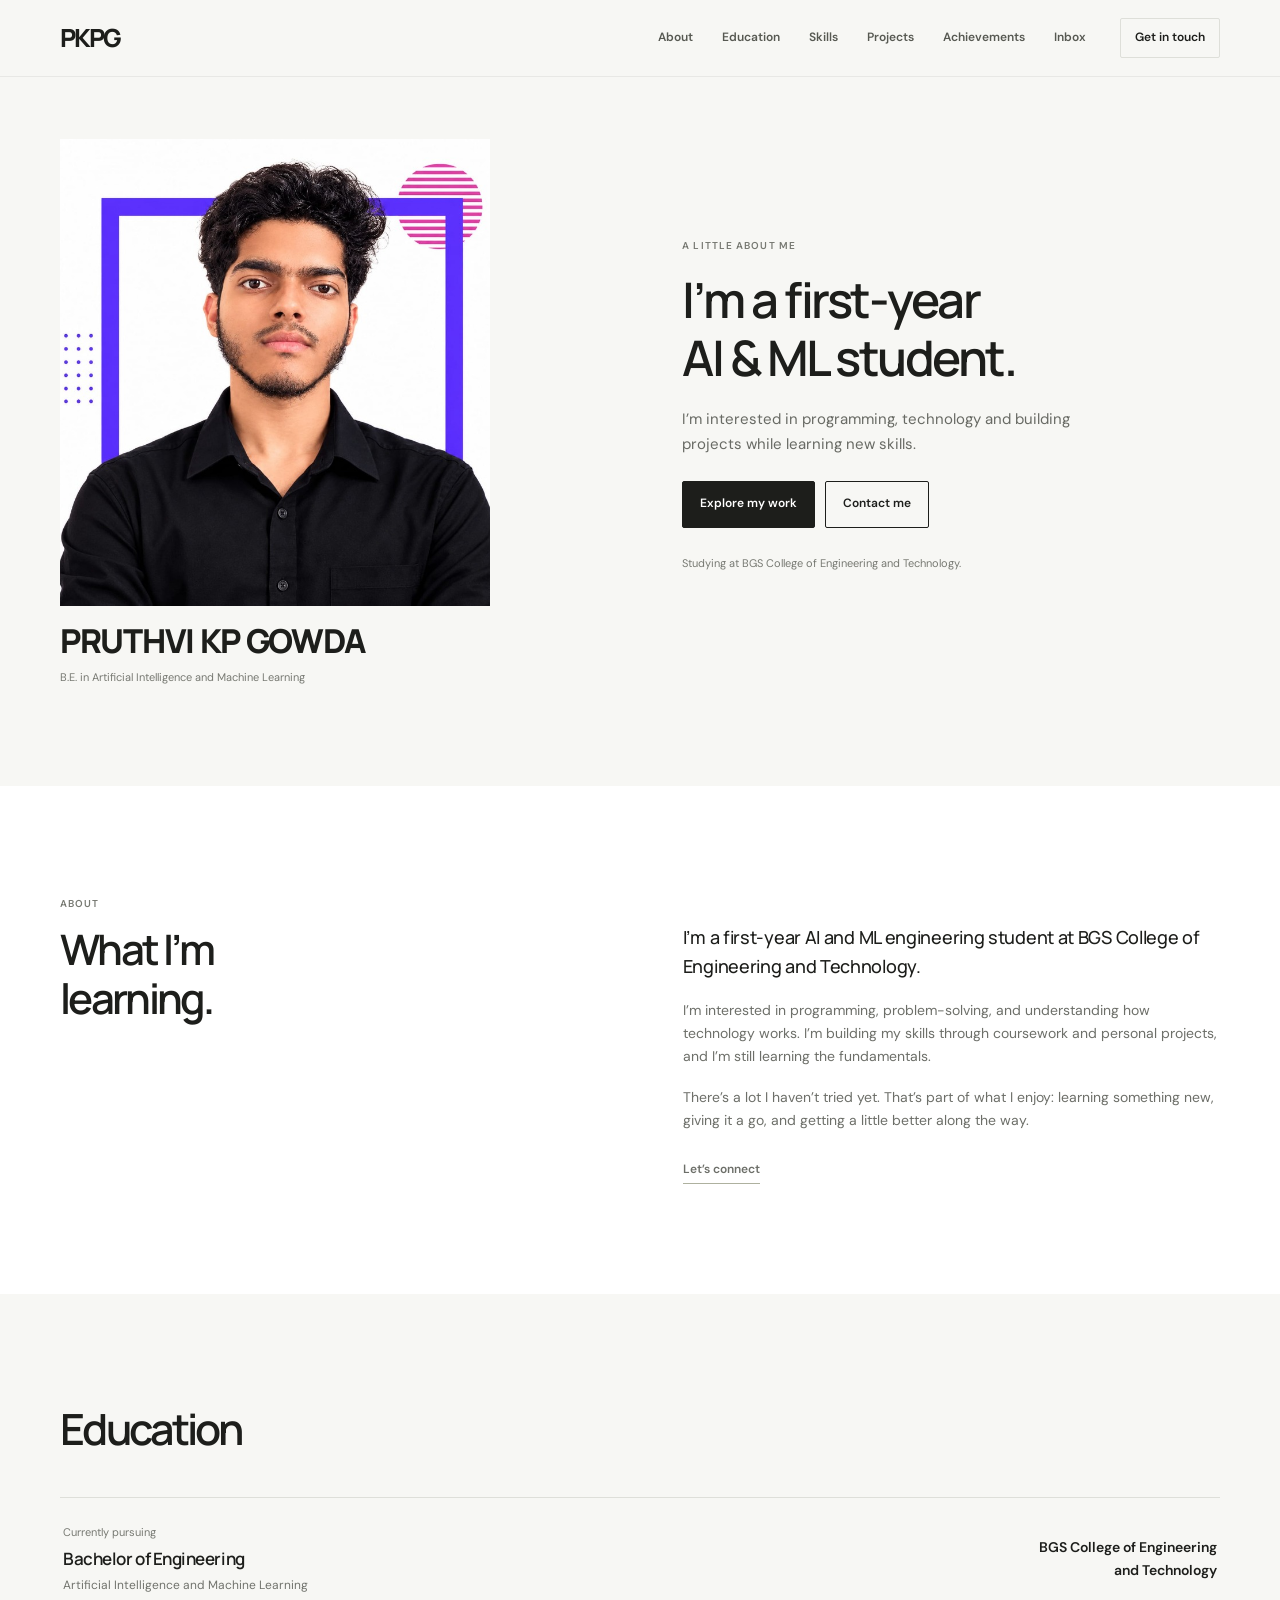
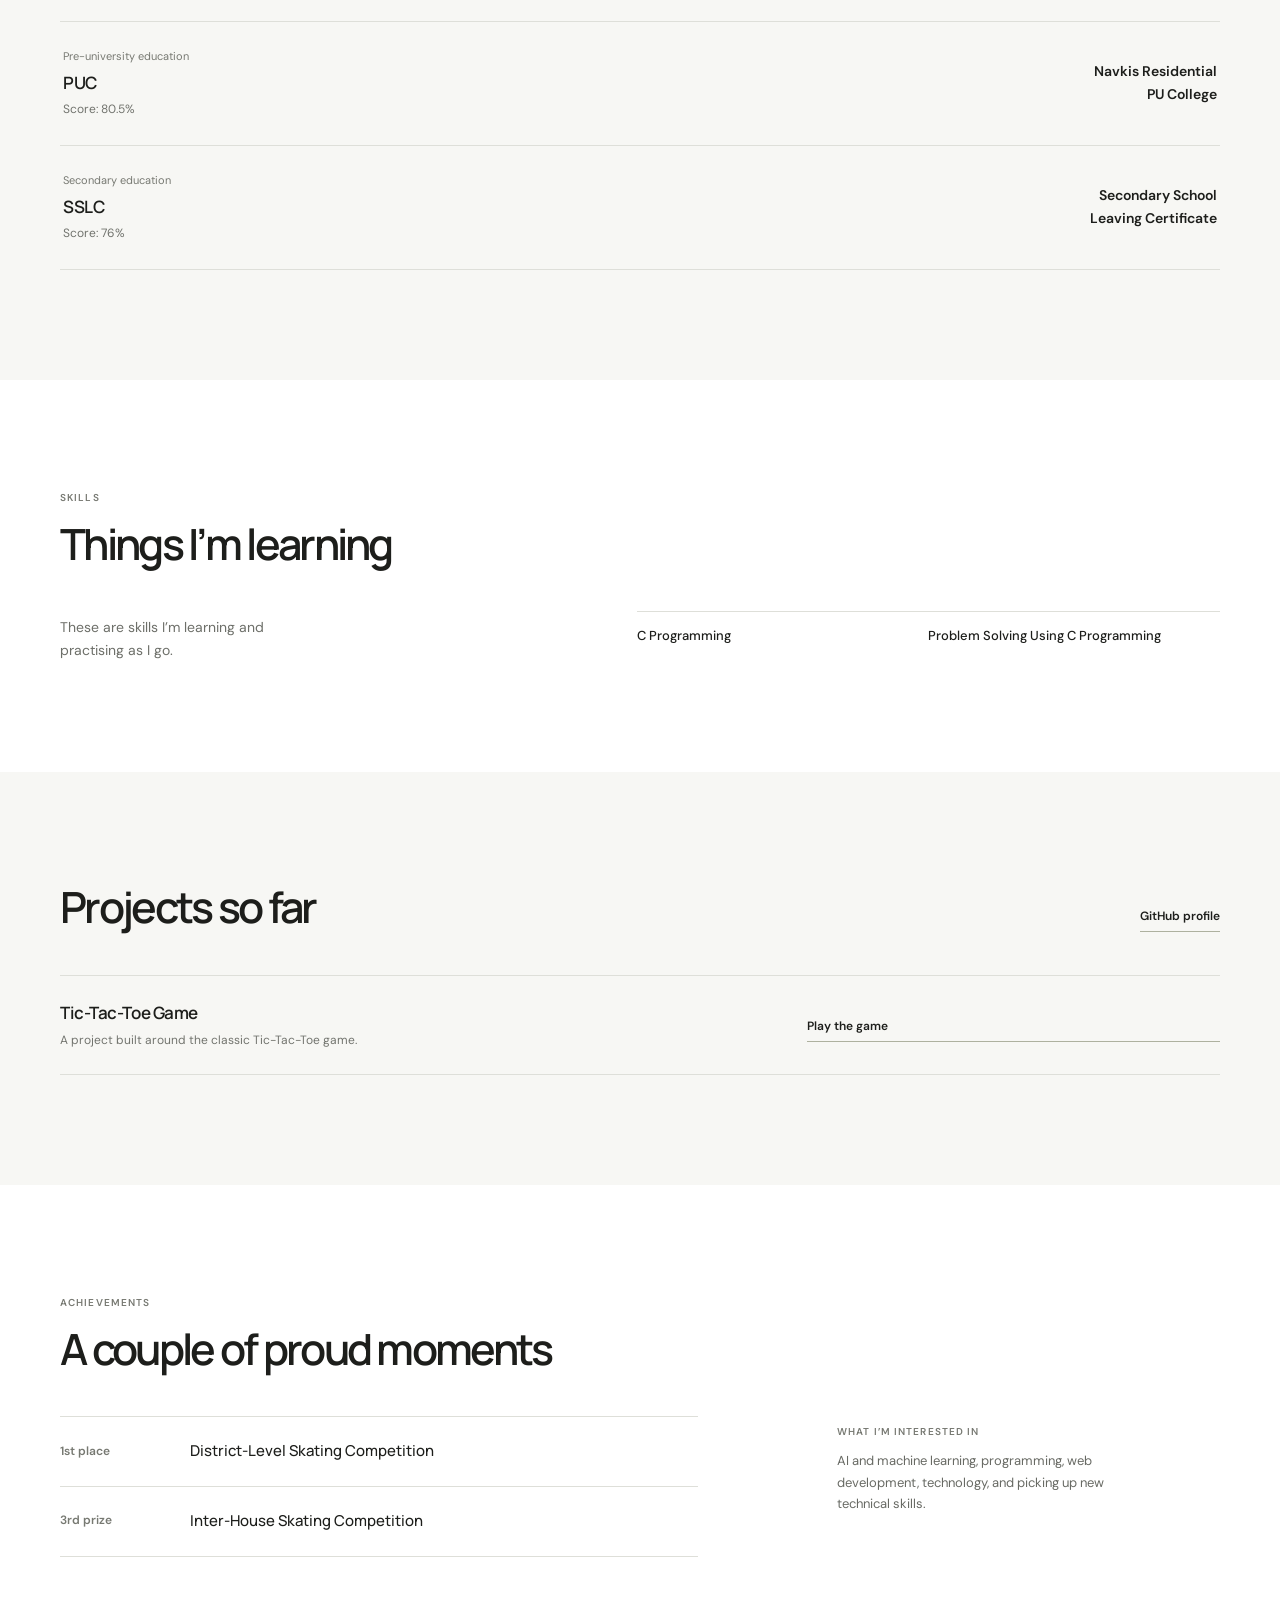
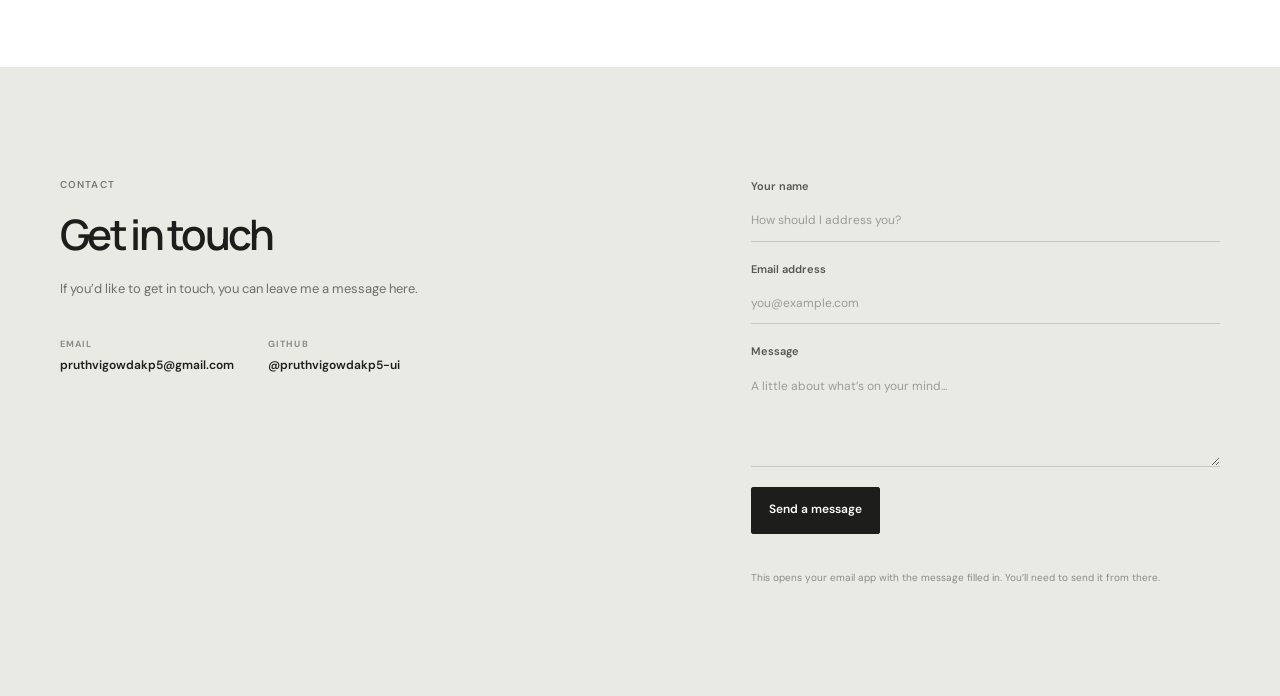
<file: index.html>
<!doctype html>
<html lang="en">
  <head>
    <meta charset="utf-8">
    <meta name="viewport" content="width=device-width, initial-scale=1">
    <meta name="theme-color" content="#f7f7f4">
    <meta
      name="description"
      content="Pruthvi KP Gowda — aspiring AI and ML engineer, programmer, and web developer."
    >
    <title>Pruthvi KP Gowda — AI &amp; ML Engineering Student</title>
    <link rel="preconnect" href="https://fonts.googleapis.com">
    <link rel="preconnect" href="https://fonts.gstatic.com" crossorigin>
    <link
      href="https://fonts.googleapis.com/css2?family=DM+Sans:wght@400;500;600;700&family=Manrope:wght@400;500;600;700;800&display=swap"
      rel="stylesheet"
    >
    <link rel="stylesheet" href="styles.css">
    <script src="config.js"></script>
    <script src="script.js" defer></script>
  </head>
  <body>
    <a class="skip-link" href="#main">Skip to content</a>

    <header class="site-header">
      <nav class="navigation page-width" aria-label="Main navigation">
        <a class="wordmark" href="#home" aria-label="Pruthvi KP Gowda, home">
          PKPG
        </a>
        <button
          class="menu-toggle"
          type="button"
          aria-expanded="false"
          aria-controls="primary-menu"
          aria-label="Open navigation menu"
        >
          <span></span>
          <span></span>
        </button>
        <div class="navigation-links" id="primary-menu">
          <a href="#about">About</a>
          <a href="#education">Education</a>
          <a href="#skills">Skills</a>
          <a href="#projects">Projects</a>
          <a href="#achievements">Achievements</a>
          <a href="portal/index.html">Inbox</a>
          <a class="nav-contact" href="#contact">Get in touch</a>
        </div>
      </nav>
    </header>

    <main id="main">
      <section class="hero page-width" id="home" aria-labelledby="hero-name">
        <div class="hero-portrait reveal">
          <div class="portrait-frame">
            <div class="portrait-fallback" aria-hidden="true">PK</div>
            <img class="profile-photo" src="assets/profile.jpg" alt="Portrait of Pruthvi KP Gowda">
          </div>
          <h1 id="hero-name">PRUTHVI KP GOWDA</h1>
          <p class="portrait-caption">B.E. in Artificial Intelligence and Machine Learning</p>
        </div>

        <div class="hero-copy reveal">
          <p class="eyebrow">A little about me</p>
          <p class="hero-intro">I’m a first-year<br>AI &amp; ML student.</p>
          <p class="hero-description">
            I’m interested in programming, technology and building projects while
            learning new skills.
          </p>
          <div class="hero-actions">
            <a class="button button-dark" href="#projects">Explore my work</a>
            <a class="button button-light" href="#contact">Contact me</a>
          </div>
          <p class="hero-location">Studying at BGS College of Engineering and Technology.</p>
        </div>
      </section>

      <section class="section about-section" id="about" aria-labelledby="about-title">
        <div class="page-width section-grid reveal">
          <div class="section-heading">
            <p class="eyebrow">About</p>
            <h2 id="about-title">What I’m<br>learning.</h2>
          </div>
          <div class="about-copy">
            <p class="lead">
              I’m a first-year AI and ML engineering student at BGS College of
              Engineering and Technology.
            </p>
            <p>
              I’m interested in programming, problem-solving, and understanding how
              technology works. I’m building my skills through coursework and personal
              projects, and I’m still learning the fundamentals.
            </p>
            <p>
              There’s a lot I haven’t tried yet. That’s part of what I enjoy: learning
              something new, giving it a go, and getting a little better along the way.
            </p>
            <a class="text-link" href="#contact">Let’s connect</a>
          </div>
        </div>
      </section>

      <section class="section education-section" id="education" aria-labelledby="education-title">
        <div class="page-width reveal">
          <div class="section-topline">
            <div>
              <h2 id="education-title">Education</h2>
            </div>
          </div>
          <div class="education-list">
            <article class="education-item">
              <div>
                <p class="item-kicker">Currently pursuing</p>
                <h3>Bachelor of Engineering</h3>
                <p>Artificial Intelligence and Machine Learning</p>
              </div>
              <p class="education-school">BGS College of Engineering<br>and Technology</p>
            </article>
            <article class="education-item">
              <div>
                <p class="item-kicker">Pre-university education</p>
                <h3>PUC</h3>
                <p>Score: 80.5%</p>
              </div>
              <p class="education-school">Navkis Residential<br>PU College</p>
            </article>
            <article class="education-item">
              <div>
                <p class="item-kicker">Secondary education</p>
                <h3>SSLC</h3>
                <p>Score: 76%</p>
              </div>
              <p class="education-school">Secondary School<br>Leaving Certificate</p>
            </article>
          </div>
        </div>
      </section>

      <section class="section skills-section" id="skills" aria-labelledby="skills-title">
        <div class="page-width reveal">
          <div class="section-topline">
            <div>
              <p class="eyebrow">Skills</p>
              <h2 id="skills-title">Things I’m learning</h2>
            </div>
          </div>
          <div class="skills-layout">
            <p class="skills-intro">
              These are skills I’m learning and practising as I go.
            </p>
            <ul class="skill-list" aria-label="Skills I am learning and developing">
              <li>C Programming</li>
              <li>Problem Solving Using C Programming</li>
            </ul>
          </div>
        </div>
      </section>

      <section class="section projects-section" id="projects" aria-labelledby="projects-title">
        <div class="page-width reveal">
          <div class="section-topline">
            <div>
              <h2 id="projects-title">Projects so far</h2>
            </div>
            <a class="text-link" href="https://github.com/pruthvigowdakp5-ui" target="_blank" rel="noreferrer">
              GitHub profile
            </a>
          </div>
          <div class="project-list">
            <article class="project-row">
              <div class="project-description">
                <h3>Tic-Tac-Toe Game</h3>
                <p>A project built around the classic Tic-Tac-Toe game.</p>
              </div>
              <a class="text-link" href="https://pruthvigowdakp5-ui.github.io/cyber-tic-tac-toe/" target="_blank" rel="noreferrer">
                Play the game
              </a>
            </article>
          </div>
        </div>
      </section>

      <section class="section achievements-section" id="achievements" aria-labelledby="achievements-title">
        <div class="page-width reveal">
          <div class="section-topline">
            <div>
              <p class="eyebrow">Achievements</p>
              <h2 id="achievements-title">A couple of proud moments</h2>
            </div>
          </div>
          <div class="achievement-layout">
            <ol class="achievement-list">
              <li>
                <span class="achievement-place">1st place</span>
                <span>District-Level Skating Competition</span>
              </li>
              <li>
                <span class="achievement-place">3rd prize</span>
                <span>Inter-House Skating Competition</span>
              </li>
            </ol>
            <aside class="interests-note">
              <p class="eyebrow">What I’m interested in</p>
              <p>AI and machine learning, programming, web development, technology, and picking up new technical skills.</p>
            </aside>
          </div>
        </div>
      </section>

      <section class="section contact-section" id="contact" aria-labelledby="contact-title">
        <div class="page-width contact-layout reveal">
          <div class="contact-copy">
            <p class="eyebrow">Contact</p>
            <h2 id="contact-title">Get in touch</h2>
            <p>If you’d like to get in touch, you can leave me a message here.</p>
            <div class="contact-details">
              <div>
                <span class="detail-label">Email</span>
                <a class="detail-value" href="mailto:pruthvigowdakp5@gmail.com">pruthvigowdakp5@gmail.com</a>
              </div>
              <div>
                <span class="detail-label">GitHub</span>
                <a class="detail-value" href="https://github.com/pruthvigowdakp5-ui" target="_blank" rel="noreferrer">
                  @pruthvigowdakp5-ui
                </a>
              </div>
            </div>
          </div>
          <form class="contact-form" id="contact-form">
            <label for="name">Your name</label>
            <input id="name" name="name" type="text" autocomplete="name" placeholder="How should I address you?" required minlength="2">

            <label for="email">Email address</label>
            <input id="email" name="email" type="email" autocomplete="email" placeholder="you@example.com" required>

            <label for="message">Message</label>
            <textarea id="message" name="message" rows="4" placeholder="A little about what’s on your mind..." required minlength="10"></textarea>

            <button class="button button-dark form-submit" type="submit">
              Send a message
            </button>
            <p class="form-feedback" id="form-feedback" role="status" aria-live="polite"></p>
            <p class="form-note">This opens your email app with the message filled in. You’ll need to send it from there.</p>
          </form>
        </div>
      </section>
    </main>

  </body>
</html>
</file>
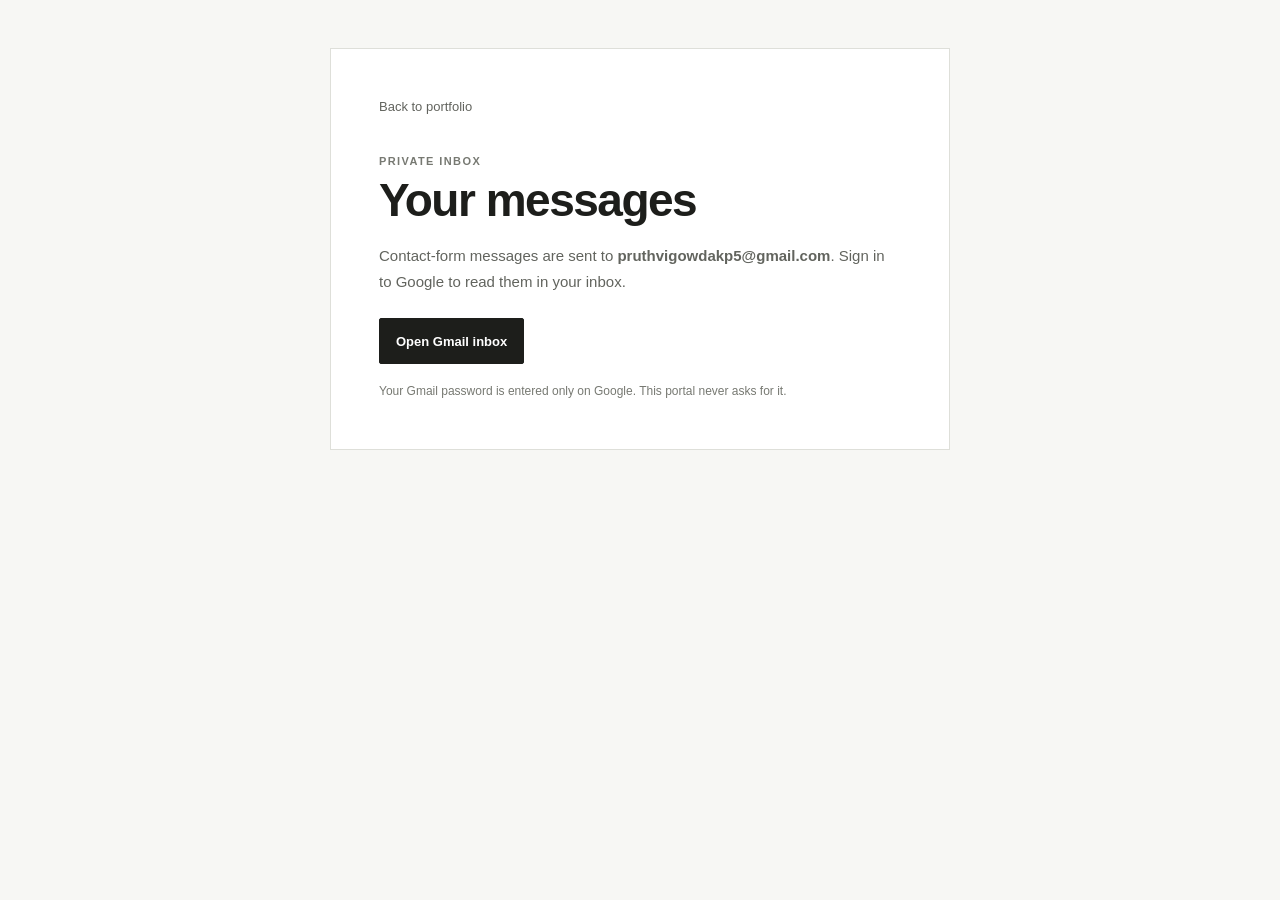
<file: portal/index.html>
<!doctype html>
<html lang="en">
  <head>
    <meta charset="utf-8">
    <meta name="viewport" content="width=device-width, initial-scale=1">
    <meta name="robots" content="noindex, nofollow">
    <meta name="theme-color" content="#f7f7f4">
    <title>Email Inbox — Pruthvi KP Gowda</title>
    <link rel="stylesheet" href="portal.css">
  </head>
  <body>
    <main class="portal">
      <a class="back-link" href="../index.html">Back to portfolio</a>
      <p class="eyebrow">Private inbox</p>
      <h1>Your messages</h1>
      <p class="description">
        Contact-form messages are sent to <strong>pruthvigowdakp5@gmail.com</strong>.
        Sign in to Google to read them in your inbox.
      </p>
      <a
        class="inbox-link"
        href="https://mail.google.com/mail/u/0/?authuser=pruthvigowdakp5%40gmail.com#inbox"
        target="_blank"
        rel="noopener noreferrer"
      >Open Gmail inbox</a>
      <p class="note">Your Gmail password is entered only on Google. This portal never asks for it.</p>
    </main>
  </body>
</html>
</file>
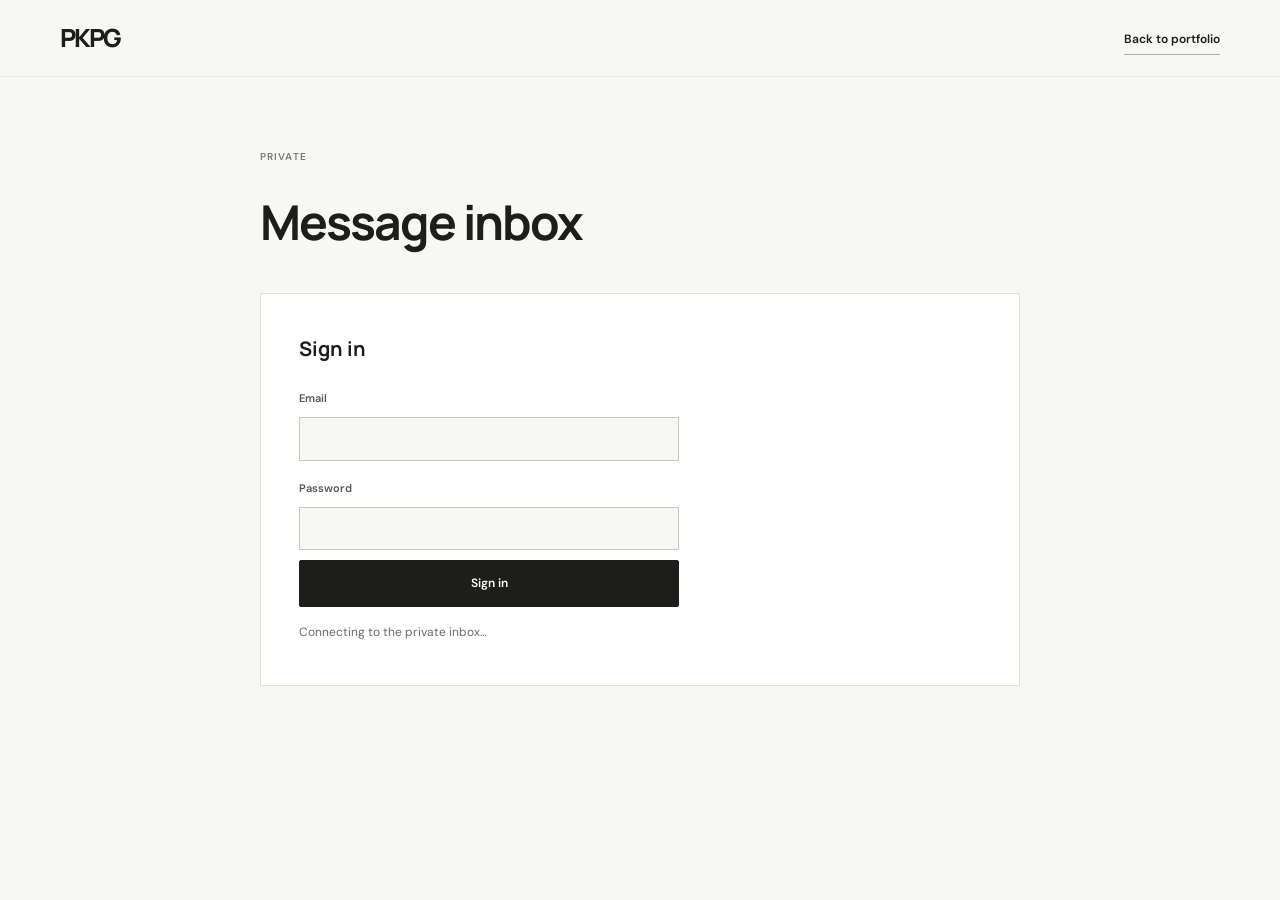
<file: inbox.html>
<!doctype html>
<html lang="en">
  <head>
    <meta charset="utf-8">
    <meta name="viewport" content="width=device-width, initial-scale=1">
    <meta name="theme-color" content="#f7f7f4">
    <meta name="robots" content="noindex, nofollow">
    <title>Private Inbox — Pruthvi KP Gowda</title>
    <link rel="preconnect" href="https://fonts.googleapis.com">
    <link rel="preconnect" href="https://fonts.gstatic.com" crossorigin>
    <link
      href="https://fonts.googleapis.com/css2?family=DM+Sans:wght@400;500;600;700&family=Manrope:wght@400;500;600;700;800&display=swap"
      rel="stylesheet"
    >
    <link rel="stylesheet" href="styles.css">
    <script src="config.js"></script>
    <script type="module" src="inbox.js"></script>
  </head>
  <body>
    <a class="skip-link" href="#main">Skip to content</a>
    <header class="site-header">
      <nav class="navigation page-width" aria-label="Main navigation">
        <a class="wordmark" href="index.html" aria-label="Pruthvi KP Gowda, home">PKPG</a>
        <a class="text-link" href="index.html">Back to portfolio</a>
      </nav>
    </header>

    <main class="inbox-main" id="main">
      <div class="inbox-heading">
        <p class="eyebrow">Private</p>
        <h1>Message inbox</h1>
      </div>
      <section class="inbox-panel" aria-label="Private message inbox">
        <div id="auth-view">
          <h2>Sign in</h2>
          <form class="inbox-auth-form" id="login-form">
            <label for="login-email">Email</label>
            <input id="login-email" name="email" type="email" autocomplete="username" required>
            <label for="login-password">Password</label>
            <input id="login-password" name="password" type="password" autocomplete="current-password" required>
            <button class="button button-dark" type="submit">Sign in</button>
          </form>
        </div>
        <div id="messages-view" hidden>
          <div class="inbox-toolbar">
            <h2>Messages</h2>
            <button class="button button-light" id="sign-out" type="button">Sign out</button>
          </div>
          <div id="message-list" aria-live="polite"></div>
        </div>
        <p class="inbox-status" id="inbox-status" role="status" aria-live="polite">
          Connecting to the private inbox…
        </p>
      </section>
    </main>
  </body>
</html>
</file>
<file: styles.css>
:root {
  color-scheme: light;
  --paper: #f7f7f4;
  --white: #fff;
  --ink: #1d1e1b;
  --muted: #777972;
  --line: #dedfd9;
  --font-body: "DM Sans", sans-serif;
  --font-display: "Manrope", sans-serif;
  --page-width: 1160px;
}

* {
  box-sizing: border-box;
}

html {
  scroll-behavior: smooth;
  scroll-padding-top: 88px;
}

body {
  margin: 0;
  background: var(--paper);
  color: var(--ink);
  font-family: var(--font-body);
  font-size: 15px;
  line-height: 1.65;
  -webkit-font-smoothing: antialiased;
}

body.menu-open {
  overflow: hidden;
}

a {
  color: inherit;
  text-decoration: none;
}

button,
input,
textarea {
  font: inherit;
}

button,
a {
  -webkit-tap-highlight-color: transparent;
}

button:focus-visible,
a:focus-visible,
input:focus-visible,
textarea:focus-visible {
  outline: 2px solid #718020;
  outline-offset: 4px;
}

.page-width {
  width: min(var(--page-width), calc(100% - 64px));
  margin-inline: auto;
}

.skip-link {
  position: fixed;
  z-index: 20;
  top: 12px;
  left: 12px;
  padding: 10px 14px;
  transform: translateY(-160%);
  background: var(--ink);
  color: var(--white);
}

.skip-link:focus {
  transform: translateY(0);
}

.site-header {
  position: sticky;
  z-index: 10;
  top: 0;
  border-bottom: 1px solid rgb(29 30 27 / 7%);
  background: var(--paper);
}

.navigation {
  display: flex;
  min-height: 76px;
  align-items: center;
  justify-content: space-between;
}

.wordmark {
  font-family: var(--font-display);
  font-size: 25px;
  font-weight: 800;
  letter-spacing: -2px;
}

.navigation-links {
  display: flex;
  align-items: center;
  gap: 29px;
  color: #575952;
  font-size: 12px;
  font-weight: 600;
}

.navigation-links a {
  transition: color 180ms ease;
}

.navigation-links a:hover,
.text-link:hover {
  color: #788522;
}

.navigation-links .nav-contact {
  margin-left: 5px;
  padding: 9px 14px;
  border: 1px solid var(--line);
  border-radius: 2px;
  color: var(--ink);
}

.menu-toggle {
  display: none;
}

.hero {
  position: relative;
  display: grid;
  min-height: 650px;
  grid-template-columns: 0.92fr 1fr;
  align-items: center;
  gap: 11%;
  padding-block: 62px 100px;
}

.hero-copy {
  max-width: 470px;
  padding-bottom: 16px;
}

.eyebrow {
  margin: 0 0 18px;
  color: var(--muted);
  font-size: 10px;
  font-weight: 600;
  letter-spacing: 1.1px;
  line-height: 1.5;
  text-transform: uppercase;
}

.hero-intro {
  margin: 0;
  font-family: var(--font-display);
  font-size: clamp(33px, 4vw, 49px);
  font-weight: 600;
  letter-spacing: -2.5px;
  line-height: 1.2;
}

.hero-description {
  max-width: 400px;
  margin: 19px 0 24px;
  color: #686a64;
  font-size: 15px;
}

.hero-actions {
  display: flex;
  flex-wrap: wrap;
  gap: 10px;
}

.button {
  display: inline-flex;
  min-height: 47px;
  align-items: center;
  justify-content: center;
  padding: 0 17px;
  border: 1px solid var(--ink);
  border-radius: 2px;
  cursor: pointer;
  font-size: 12px;
  font-weight: 600;
  transition: background 180ms ease, color 180ms ease, transform 180ms ease;
}

.button-dark {
  background: var(--ink);
  color: var(--white);
}

.button-dark:hover {
  background: #41433c;
}

.button-light {
  background: transparent;
  color: var(--ink);
}

.button-light:hover {
  background: var(--white);
}

.hero-location {
  margin: 26px 0 0;
  color: #777972;
  font-size: 11px;
}

.hero-portrait {
  width: min(100%, 430px);
  justify-self: start;
}

.portrait-frame {
  position: relative;
  display: grid;
  aspect-ratio: 0.92;
  overflow: hidden;
  place-items: center;
  background: #e8e8e2;
}

.portrait-fallback {
  position: absolute;
  color: #aaa99f;
  font-family: Georgia, "Times New Roman", serif;
  font-size: clamp(90px, 14vw, 150px);
  font-weight: 400;
  letter-spacing: -10px;
}

.profile-photo {
  position: absolute;
  z-index: 1;
  display: none;
  width: 100%;
  height: 100%;
  object-fit: cover;
  object-position: center 35%;
}

.profile-photo.is-loaded {
  display: block;
}

.hero-portrait h1 {
  margin: 16px 0 2px;
  font-family: var(--font-display);
  font-size: clamp(23px, 2.7vw, 33px);
  font-weight: 800;
  letter-spacing: -1.3px;
  line-height: 1.15;
  text-align: left;
}

.portrait-caption {
  margin: 8px 0 0;
  color: var(--muted);
  font-size: 11px;
  text-align: left;
}

.section {
  padding-block: 110px;
}

.about-section,
.skills-section,
.achievements-section {
  background: var(--white);
}

.section-grid {
  display: grid;
  grid-template-columns: 0.9fr 1fr;
  gap: 12%;
}

.section-heading h2,
.section-topline h2,
.contact-copy h2 {
  margin: 0;
  font-family: var(--font-display);
  font-size: clamp(32px, 3.5vw, 42px);
  font-weight: 600;
  letter-spacing: -2.7px;
  line-height: 1.15;
}

.about-copy {
  max-width: 550px;
  padding-top: 27px;
  color: #6d6f69;
  font-size: 14px;
}

.about-copy p {
  margin: 0 0 18px;
}

.about-copy .lead {
  color: var(--ink);
  font-family: var(--font-display);
  font-size: 18px;
  font-weight: 500;
  letter-spacing: -0.3px;
  line-height: 1.6;
}

.text-link {
  display: inline-flex;
  align-items: center;
  gap: 9px;
  margin-top: 9px;
  border-bottom: 1px solid #aeb19f;
  padding-bottom: 4px;
  font-size: 12px;
  font-weight: 600;
  transition: color 180ms ease;
}

.section-topline {
  display: flex;
  align-items: end;
  justify-content: space-between;
  gap: 30px;
  margin-bottom: 43px;
}

.section-topline .eyebrow,
.section-heading .eyebrow {
  margin-bottom: 14px;
}

.section-topline h2 {
  font-size: clamp(32px, 3.5vw, 43px);
}

.education-list {
  border-top: 1px solid var(--line);
}

.education-item {
  display: grid;
  grid-template-columns: 1.25fr 0.8fr;
  align-items: center;
  gap: 22px;
  padding: 25px 3px;
  border-bottom: 1px solid var(--line);
}

.item-kicker,
.education-school {
  color: var(--muted);
  font-size: 11px;
}

.item-kicker {
  margin: 0 0 4px;
}

.education-item h3 {
  margin: 0;
  font-family: var(--font-display);
  font-size: 17px;
  font-weight: 600;
  letter-spacing: -0.45px;
}

.education-item div > p:last-child {
  margin: 3px 0 0;
  color: #71736d;
  font-size: 12px;
}

.education-school {
  display: inline-block;
  justify-self: end;
  margin: 0;
  color: var(--ink);
  font-size: 14px;
  font-weight: 600;
  text-align: right;
}

.skills-layout {
  display: grid;
  grid-template-columns: 0.75fr 1fr;
  gap: 12%;
}

.skills-intro {
  max-width: 270px;
  margin: 5px 0 0;
  color: #6d6f69;
  font-size: 14px;
}

.skill-list {
  display: grid;
  grid-template-columns: 1fr 1fr;
  margin: 0;
  padding: 0;
  list-style: none;
}

.skill-list li {
  padding: 13px 0;
  border-top: 1px solid var(--line);
  font-size: 13px;
  font-weight: 500;
}

.project-list {
  border-top: 1px solid var(--line);
}

.project-row {
  display: grid;
  grid-template-columns: minmax(0, 1.4fr) minmax(140px, 0.8fr);
  align-items: center;
  gap: 24px;
  padding: 23px 0;
  border-bottom: 1px solid var(--line);
}

.project-description h3 {
  margin: 0;
  font-family: var(--font-display);
  font-size: 17px;
  font-weight: 600;
  letter-spacing: -0.45px;
}

.project-description p {
  margin: 4px 0 0;
  color: #72746e;
  font-size: 12px;
}

.project-tech {
  margin: 0;
  color: #60625c;
  font-size: 11px;
}

.achievement-layout {
  display: grid;
  grid-template-columns: minmax(0, 1.25fr) minmax(210px, 0.75fr);
  gap: 12%;
  align-items: start;
}

.achievement-list {
  margin: 0;
  padding: 0;
  list-style: none;
  border-top: 1px solid var(--line);
}

.achievement-list li {
  display: grid;
  grid-template-columns: 110px 1fr;
  gap: 20px;
  align-items: center;
  padding: 22px 0;
  border-bottom: 1px solid var(--line);
  font-family: var(--font-display);
  font-size: 15px;
  font-weight: 500;
}

.achievement-place {
  color: #777972;
  font-family: var(--font-body);
  font-size: 12px;
  font-weight: 600;
}

.interests-note {
  padding-top: 8px;
}

.interests-note .eyebrow {
  margin-bottom: 11px;
}

.interests-note p:last-child {
  max-width: 290px;
  margin: 0;
  color: #686a64;
  font-size: 13px;
}

.contact-section {
  background: #e9eae4;
}

.contact-layout {
  display: grid;
  grid-template-columns: 0.9fr 0.8fr;
  gap: 14%;
}

.contact-copy > p:not(.eyebrow) {
  max-width: 370px;
  margin: 20px 0 0;
  color: #6d6f69;
  font-size: 13px;
}

.contact-details {
  display: flex;
  flex-wrap: wrap;
  gap: 34px;
  margin-top: 38px;
}

.contact-details > div {
  display: grid;
  gap: 4px;
}

.detail-label {
  color: #8b8d86;
  font-size: 9px;
  font-weight: 700;
  letter-spacing: 1.1px;
  text-transform: uppercase;
}

.detail-value {
  font-size: 12px;
  font-weight: 600;
}

a.detail-value:hover {
  color: #788522;
}

.contact-form {
  display: flex;
  flex-direction: column;
  align-items: flex-start;
}

.contact-form label {
  margin: 0 0 6px;
  color: #555750;
  font-size: 11px;
  font-weight: 600;
}

.contact-form input,
.contact-form textarea {
  width: 100%;
  margin: 0 0 18px;
  padding: 10px 0;
  border: 0;
  border-bottom: 1px solid #c7c9c0;
  border-radius: 0;
  background: transparent;
  color: var(--ink);
  font-size: 12px;
  resize: vertical;
  transition: border-color 180ms ease;
}

.contact-form input::placeholder,
.contact-form textarea::placeholder {
  color: #9a9c95;
}

.contact-form input:focus,
.contact-form textarea:focus {
  border-color: var(--ink);
  outline: 0;
}

.form-submit {
  margin-top: 2px;
}

.form-feedback {
  min-height: 20px;
  margin: 12px 0 0;
  color: #4e5e13;
  font-size: 11px;
}

.form-feedback.is-error {
  color: #9a3838;
}

.form-note {
  margin: 4px 0 0;
  color: #898b84;
  font-size: 10px;
}

.inbox-main {
  width: min(760px, calc(100% - 40px));
  margin: 0 auto;
  padding: 72px 0 100px;
}

.inbox-heading {
  margin-bottom: 32px;
}

.inbox-heading h1 {
  margin: 0;
  font-family: var(--font-display);
  font-size: clamp(32px, 6vw, 48px);
  letter-spacing: -2px;
}

.inbox-panel {
  padding: clamp(22px, 5vw, 38px);
  border: 1px solid var(--line);
  background: var(--white);
}

.inbox-panel h2 {
  margin: 0 0 16px;
  font-family: var(--font-display);
  font-size: 20px;
}

.inbox-auth-form {
  display: grid;
  gap: 10px;
  max-width: 380px;
}

.inbox-auth-form label {
  margin-top: 8px;
  color: #555750;
  font-size: 11px;
  font-weight: 600;
}

.inbox-auth-form input {
  width: 100%;
  padding: 10px;
  border: 1px solid #c7c9c0;
  background: var(--paper);
  font-size: 13px;
}

.inbox-status {
  min-height: 24px;
  margin: 16px 0 0;
  color: #686a64;
  font-size: 12px;
  overflow-wrap: anywhere;
}

.inbox-status.is-error {
  color: #9a3838;
}

.inbox-toolbar {
  display: flex;
  align-items: center;
  justify-content: space-between;
  gap: 16px;
  margin-bottom: 20px;
}

.inbox-toolbar h2 {
  margin: 0;
}

.inbox-message {
  padding: 18px 0;
  border-top: 1px solid var(--line);
}

.inbox-message-header {
  display: flex;
  flex-wrap: wrap;
  align-items: baseline;
  justify-content: space-between;
  gap: 4px 16px;
  margin-bottom: 8px;
}

.inbox-message-name {
  margin: 0;
  font-size: 14px;
  font-weight: 700;
}

.inbox-message-meta,
.inbox-message-date {
  color: var(--muted);
  font-size: 11px;
  overflow-wrap: anywhere;
}

.inbox-message-body {
  margin: 0;
  font-size: 13px;
  white-space: pre-wrap;
  overflow-wrap: anywhere;
}

.reveal {
  opacity: 0;
  transform: translateY(10px);
  transition: opacity 420ms ease, transform 420ms ease;
}

.reveal.is-visible {
  opacity: 1;
  transform: translateY(0);
}

@media (max-width: 850px) {
  .page-width {
    width: min(var(--page-width), calc(100% - 44px));
  }

  .navigation-links {
    gap: 16px;
    font-size: 11px;
  }

  .hero {
    min-height: 590px;
    grid-template-columns: 0.92fr 1fr;
    gap: 7%;
  }

  .section {
    padding-block: 85px;
  }

  .project-row {
    grid-template-columns: minmax(0, 1fr) minmax(120px, 0.7fr);
    gap: 16px;
  }
}

@media (max-width: 640px) {
  html {
    scroll-padding-top: 68px;
  }

  .page-width {
    width: calc(100% - 40px);
  }

  .navigation {
    min-height: 66px;
  }

  .menu-toggle {
    z-index: 2;
    display: flex;
    width: 40px;
    height: 40px;
    flex-direction: column;
    align-items: center;
    justify-content: center;
    gap: 6px;
    border: 0;
    border-radius: 0;
    background: transparent;
    cursor: pointer;
  }

  .menu-toggle span {
    width: 14px;
    border-top: 1px solid var(--ink);
    transition: transform 180ms ease;
  }

  .menu-toggle[aria-expanded="true"] span:first-child {
    transform: translateY(3.5px) rotate(45deg);
  }

  .menu-toggle[aria-expanded="true"] span:last-child {
    transform: translateY(-3.5px) rotate(-45deg);
  }

  .navigation-links {
    position: fixed;
    inset: 66px 0 0;
    display: flex;
    flex-direction: column;
    align-items: stretch;
    gap: 0;
    padding: 18px 20px 30px;
    background: var(--paper);
    opacity: 0;
    pointer-events: none;
    transform: translateY(-8px);
    transition: opacity 180ms ease, transform 180ms ease;
  }

  .navigation-links.is-open {
    opacity: 1;
    pointer-events: auto;
    transform: translateY(0);
  }

  .navigation-links a {
    padding: 15px 3px;
    border-bottom: 1px solid var(--line);
    font-size: 14px;
  }

  .navigation-links .nav-contact {
    margin: 15px 0 0;
    padding-inline: 12px;
    text-align: center;
  }

  .hero {
    min-height: auto;
    grid-template-columns: 1fr;
    gap: 35px;
    padding-block: 42px 82px;
  }

  .hero-copy {
    padding: 0;
  }

  .hero-intro {
    font-size: clamp(34px, 9vw, 45px);
    letter-spacing: -2px;
  }

  .hero-description {
    max-width: 390px;
    margin-top: 17px;
    font-size: 14px;
  }

  .hero-location {
    margin-top: 24px;
  }

  .hero-portrait {
    width: min(100%, 360px);
    justify-self: start;
  }

  .hero-portrait h1 {
    font-size: clamp(24px, 7vw, 31px);
  }

  .section {
    padding-block: 74px;
  }

  .section-grid,
  .skills-layout,
  .contact-layout {
    grid-template-columns: 1fr;
    gap: 28px;
  }

  .section-heading h2,
  .contact-copy h2 {
    font-size: 33px;
  }

  .about-copy {
    padding-top: 0;
  }

  .section-topline {
    align-items: flex-start;
    flex-direction: column;
    gap: 12px;
    margin-bottom: 30px;
  }

  .section-topline h2 {
    font-size: 32px;
  }

  .education-item {
    grid-template-columns: 1fr;
    gap: 12px;
    padding-block: 19px;
  }

  .education-school {
    text-align: left;
  }

  .skill-list {
    grid-template-columns: 1fr;
  }

  .project-row {
    grid-template-columns: 1fr;
    gap: 8px;
    padding-block: 20px;
  }

  .achievement-layout {
    grid-template-columns: 1fr;
    gap: 30px;
  }

  .achievement-list li {
    grid-template-columns: 85px 1fr;
    gap: 12px;
    font-size: 13px;
  }

  .contact-layout {
    gap: 38px;
  }

  .contact-details {
    gap: 25px;
    margin-top: 28px;
  }

}

@media (prefers-reduced-motion: reduce) {
  *,
  *::before,
  *::after {
    scroll-behavior: auto !important;
    transition-duration: 0.01ms !important;
    animation-duration: 0.01ms !important;
    animation-iteration-count: 1 !important;
  }

  .reveal {
    opacity: 1;
    transform: none;
  }
}
</file>
<file: portal/portal.css>
:root {
  color-scheme: light;
  font-family: "Segoe UI", Arial, sans-serif;
  color: #1d1e1b;
  background: #f7f7f4;
  font-synthesis: none;
  text-rendering: optimizeLegibility;
}

* {
  box-sizing: border-box;
}

body {
  min-width: 320px;
  min-height: 100vh;
  margin: 0;
  padding: 48px 20px;
}

.portal {
  width: min(100%, 620px);
  margin: 0 auto;
  padding: clamp(24px, 6vw, 48px);
  border: 1px solid #dedfd9;
  background: #fff;
}

.back-link {
  color: #62645e;
  font-size: 13px;
  text-decoration: none;
}

.back-link:hover {
  text-decoration: underline;
}

.eyebrow {
  margin: 40px 0 6px;
  color: #777972;
  font-size: 11px;
  font-weight: 700;
  letter-spacing: 1.4px;
  text-transform: uppercase;
}

h1 {
  margin: 0;
  font-size: clamp(32px, 7vw, 46px);
  letter-spacing: -1.5px;
}

.description {
  margin: 16px 0 24px;
  color: #62645e;
  font-size: 15px;
  line-height: 1.7;
  overflow-wrap: anywhere;
}

.inbox-link {
  display: inline-flex;
  min-height: 46px;
  align-items: center;
  justify-content: center;
  padding: 0 16px;
  border: 1px solid #1d1e1b;
  border-radius: 2px;
  background: #1d1e1b;
  color: #fff;
  font-size: 13px;
  font-weight: 600;
  text-decoration: none;
}

.inbox-link:hover {
  background: #41433c;
}

.inbox-link:focus-visible,
.back-link:focus-visible {
  outline: 2px solid #718020;
  outline-offset: 3px;
}

.note {
  margin: 18px 0 0;
  color: #777972;
  font-size: 12px;
  line-height: 1.6;
}

@media (max-width: 480px) {
  body {
    padding: 20px 12px;
  }
}
</file>
